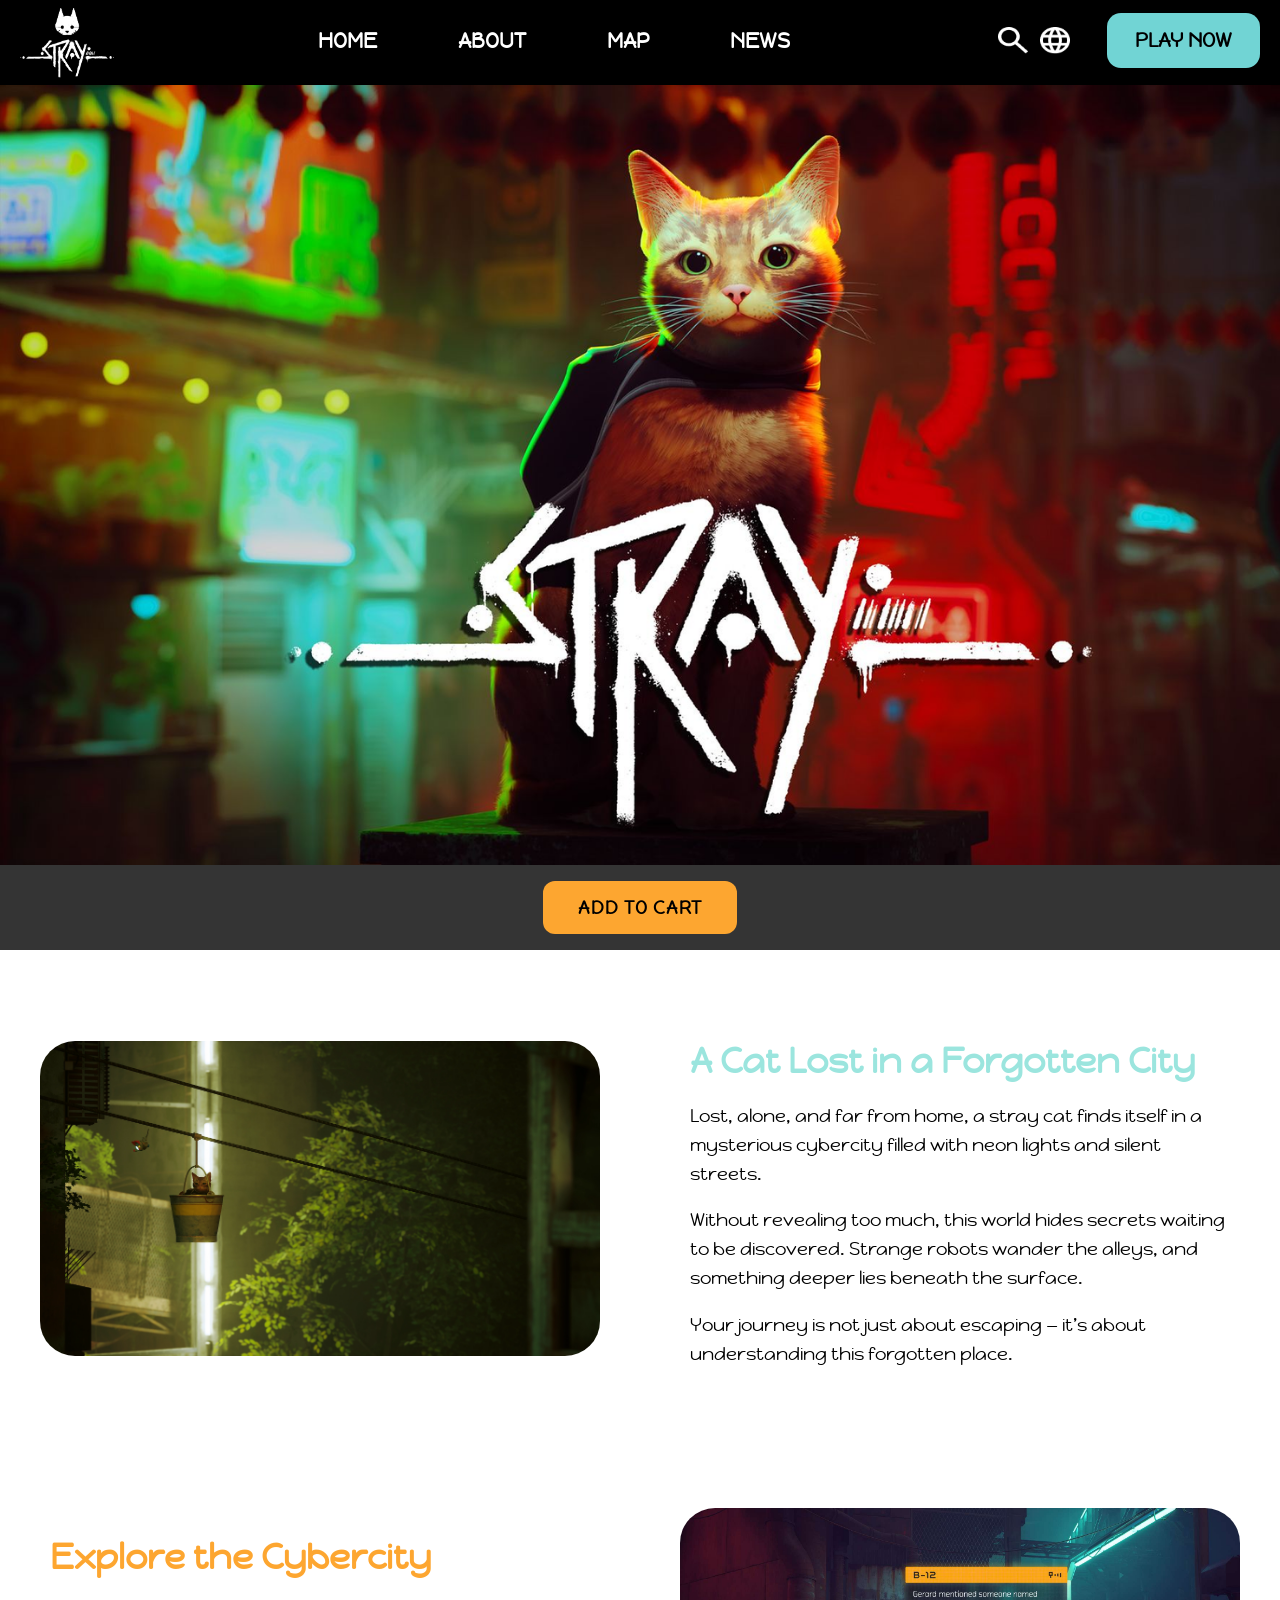
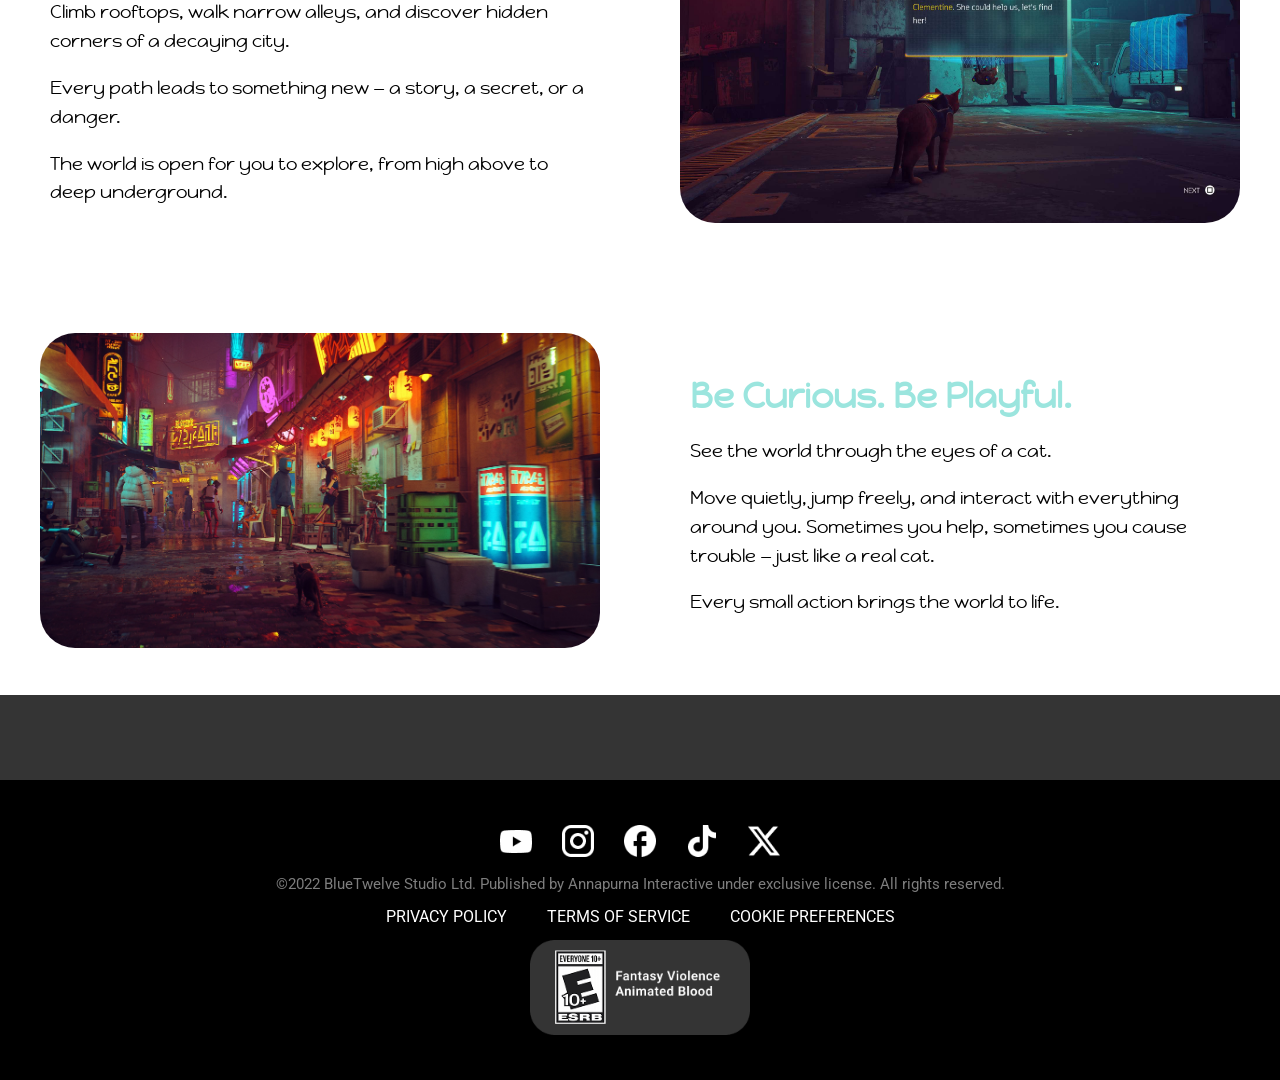
<file: index.html>
<!DOCTYPE html>
<html lang="en">
<head>
    <meta charset="UTF-8">
    <meta name="viewport" content="width=device-width, initial-scale=1.0">
    <title>STRAY!meow...</title>
    <link rel="stylesheet" href="css/styles.css">
</head>
<body>
    <div class="grid-container">
        <header>
            <a href="index.html" class="logo">
                <img src="images/logo.png" alt="Stray logo">
            </a>

            <nav>
                <ul>
                    <a href="index.html">
                        <li>HOME</li>
                    </a>
                    <a href="about.html">
                        <li>ABOUT</li>
                    </a>
                    <a href="map.html">
                        <li>MAP</li>
                    </a>
                    <a href="https://annapurnainteractive.com/news" target="_blank">
                        <li>NEWS</li>
                    </a>
                </ul>
            </nav>

            <div id="iconBtn">
                <img src="images/Search icon.png" alt="Search icon">
                <img src="images/Language icon.png" alt="Language icon">
            </div>

            <div id="heroBtn">
                PLAY NOW
            </div>
        </header>

        <section class="hero"></section>

        <!-- Add to Cart Button here -->
        <section class="cart-bar">
            <a id="cartBtn" href="https://store.steampowered.com/app/1332010/Stray/">ADD TO CART</a>
        </section>

        <!-- Main sections start here -->
        <section class="s1">
            <section class="image">
                <img src="images/image1.webp" alt="Setting">
            </section>
            <section class="text">
                <h2>A Cat Lost in a Forgotten City</h2>
                <p>
                    Lost, alone, and far from home, a stray cat finds itself in a mysterious cybercity filled with neon lights and silent streets.
                </p>
                <p>
                    Without revealing too much, this world hides secrets waiting to be discovered. Strange robots wander the alleys, and something deeper lies beneath the surface.
                </p>
                <p>
                    Your journey is not just about escaping — it’s about understanding this forgotten place.
                </p>
            </section>
        </section>
        <section class="s2">
            <section class="text2">
                <h2>Explore the Cybercity</h2>
                <p>
                    Climb rooftops, walk narrow alleys, and discover hidden corners of a decaying city.
                </p>
                <p>
                    Every path leads to something new — a story, a secret, or a danger.
                </p>
                <p>
                    The world is open for you to explore, from high above to deep underground.
                </p>
            </section>
            <section class="image">
                <img src="images/image2.jpg" alt="City alley">
            </section>
        </section>
        <section class="s3">
            <section class="image">
                <img src="images/image3.webp" alt="City alley">
            </section>
            <section class="text">
                <h2>Be Curious. Be Playful.</h2>
                <p>
                    See the world through the eyes of a cat.
                </p>
                <p>
                    Move quietly, jump freely, and interact with everything around you. Sometimes you help, sometimes you cause trouble — just like a real cat.
                </p>
                <p>
                    Every small action brings the world to life.
                </p>
            </section>
        </section>
        <!-- Main sections end here -->

        <section class="cart-bar"></section>

        <footer>
            <div class="social-icons">
                <a href="https://www.youtube.com/annapurnainteractive" target="_blank">
                    <img src="images/footer/Youtube.png" alt="YouTube icon">
                </a>

                <a href="https://www.instagram.com/annapurnainteractive/" target="_blank">
                    <img src="images/footer/ins.png" alt="Instagram icon">
                </a>

                <a href="https://www.facebook.com/AnnapurnaInteractive/" target="_blank">
                    <img src="images/footer/facebook.png" alt="Facebook icon">
                </a>

                <a href="https://www.tiktok.com/@annapurnainteractive" target="_blank">
                    <img src="images/footer/tiktok.png" alt="TikTok icon">
                </a>

                <a href="https://x.com/a_i" target="_blank">
                    <img src="images/footer/x.png" alt="X icon">
                </a>
            </div>

            <p class="copyright">
                ©2022 BlueTwelve Studio Ltd. Published by Annapurna Interactive under exclusive license. All rights reserved.
            </p>

            <div class="footer-links">
                <span>PRIVACY POLICY</span>
                <span>TERMS OF SERVICE</span>
                <span>COOKIE PREFERENCES</span>
            </div>

            <div class="rating-box">
                <img src="images/footer/ESRB.png" alt="ESRB rating">
            </div>
        </footer>

    </div>

</body>
</html>
</file>
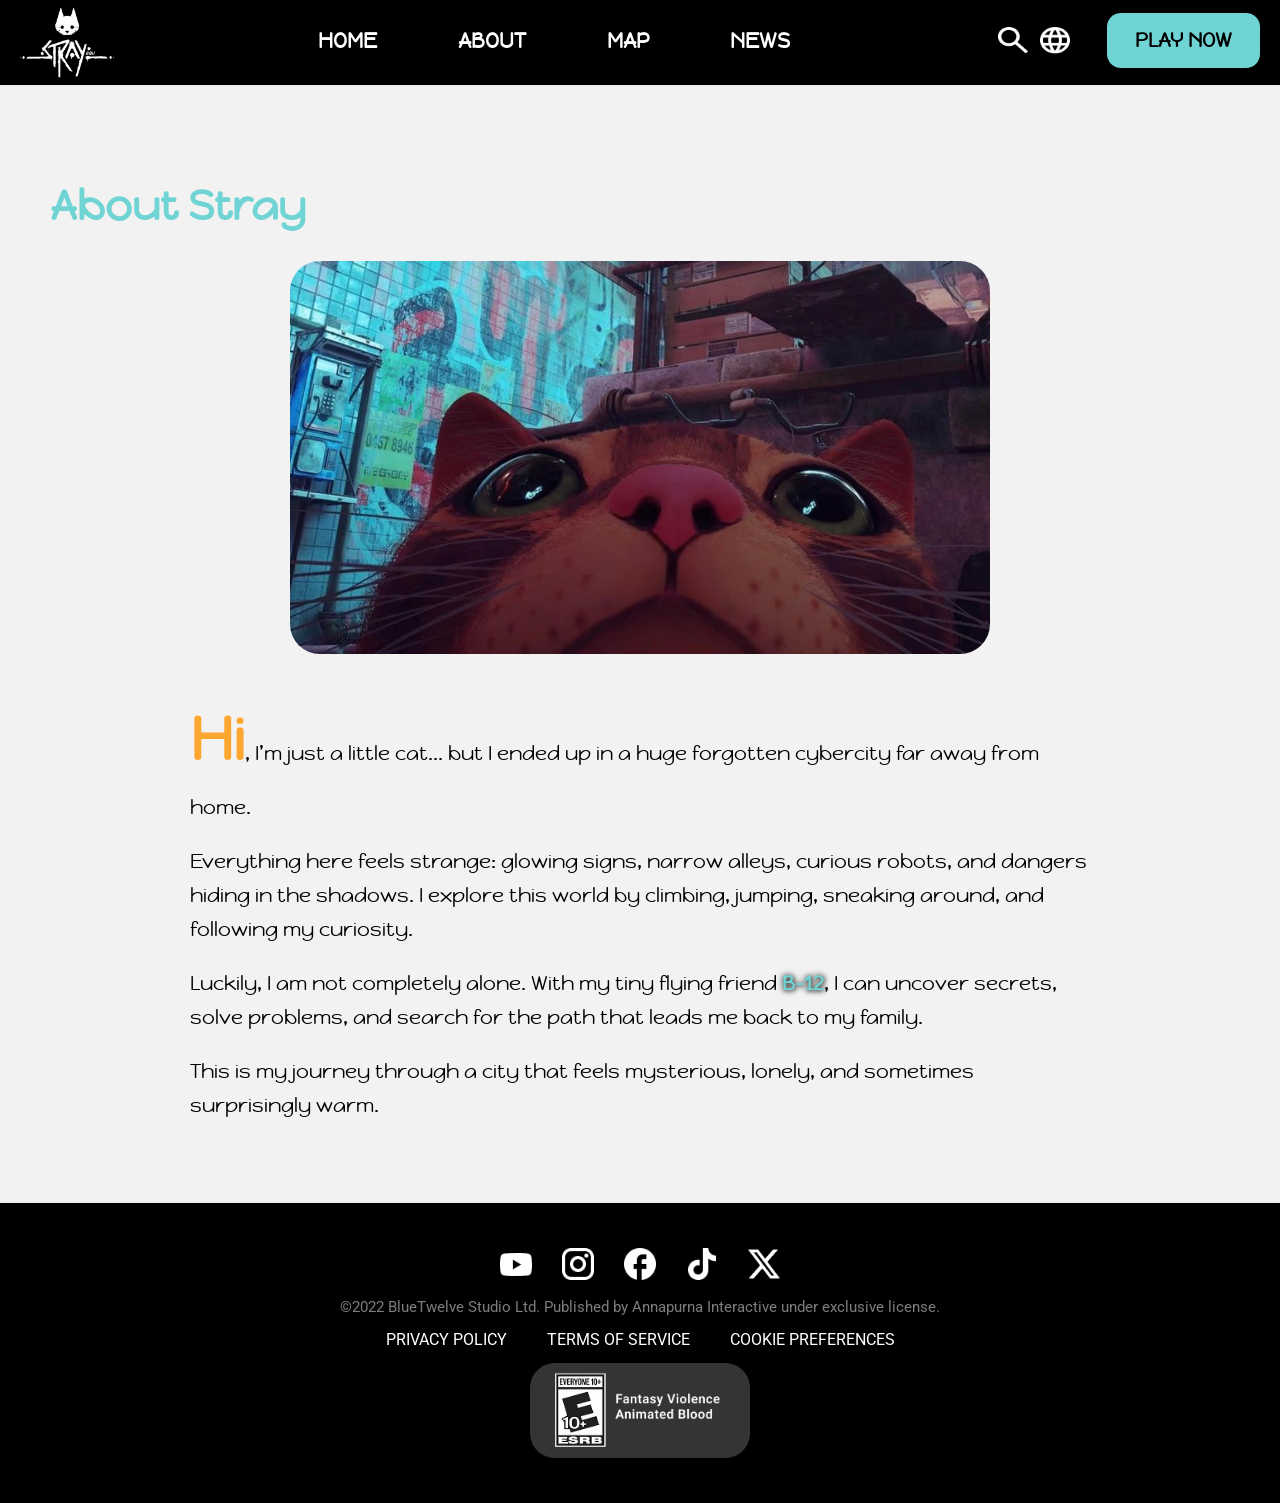
<file: about.html>
<!DOCTYPE html>
<html lang="en">
<head>
    <meta charset="UTF-8">
    <meta name="viewport" content="width=device-width, initial-scale=1.0">
    <title>About - STRAY</title>
    <link rel="stylesheet" href="css/styles.css">

    <style>
        .grid-container{
            min-height: 100vh;
            display: grid;
            grid-template-columns: 1fr;
            grid-template-rows: 85px auto 300px;
        }

        header, footer{
            grid-column: 1 / -1;
        }
        
        .about-main{
            background-color: #f2f2f2;
            padding: 60px 50px;
        }

        .about-main h1{
            font-family: "Happy Monkey", cursive;
            font-size: 42px;
            color: #71D4D4;
            margin-bottom: 30px;
        }

        .about-main img{
            width: 100%;
            max-width: 700px;
            border-radius: 30px;
            display: block;
            margin: 0 auto 35px auto;
        }

        .about-main p{
            font-family: "Happy Monkey", cursive;
            font-size: 20px;
            line-height: 1.7;
            max-width: 900px;
            margin: 0 auto 20px auto;
        }

        @media only screen and (max-width: 480px){
            .about-main{
                padding: 30px 20px;
            }

            .about-main h1{
                font-size: 28px;
            }

            .about-main p{
                font-size: 15px;
            }
        }
        @media only screen and (min-width: 481px) and (max-width: 960px){
            .about-main{
                padding: 40px 30px;
            }

            .about-main h1{
                font-size: 34px;
            }

            .about-main p{
                font-size: 18px;
            }
        }
    </style>
</head>
<body>
    <div class="grid-container">
        <header>
            <a href="index.html" class="logo">
                <img src="images/logo.png" alt="Stray logo">
            </a>

            <nav>
                <ul>
                    <a href="index.html">
                        <li>HOME</li>
                    </a>
                    <a href="about.html">
                        <li>ABOUT</li>
                    </a>
                    <a href="map.html">
                        <li>MAP</li>
                    </a>
                    <a href="https://annapurnainteractive.com/news" target="_blank">
                        <li>NEWS</li>
                    </a>
                </ul>
            </nav>

            <div id="iconBtn">
                <img src="images/Search icon.png" alt="Search icon">
                <img src="images/Language icon.png" alt="Language icon">
            </div>

            <div id="heroBtn">PLAY NOW</div>
        </header>

        <section class="about-main">
            <h1>About Stray</h1>

            <img src="images/meow.avif" alt="Stray cat city">

            <p>
                <span style="font-size: 3.0em; font-family:'Happy Monkey', cursive; font-weight: bold; color: #FDA630;">Hi</span>, I’m just a little cat... but I ended up in a huge forgotten cybercity far away from home.
            </p>

            <p>
                Everything here feels strange: glowing signs, narrow alleys, curious robots, and dangers hiding in the shadows. I explore this world by climbing, jumping, sneaking around, and following my curiosity.
            </p>

            <p>
                Luckily, I am not completely alone. With my tiny flying friend <span style="color: #71D4D4; font-weight: bold; text-shadow: 1px 1px 4px #444, 0 0 6px #222;">B-12</span>, I can uncover secrets, solve problems, and search for the path that leads me back to my family.
            </p>

            <p>
                This is my journey through a city that feels mysterious, lonely, and sometimes surprisingly warm.
            </p>
        </section>

        <footer>
            <div class="social-icons">
                <a href="https://www.youtube.com/annapurnainteractive" target="_blank">
                    <img src="images/footer/Youtube.png" alt="YouTube icon">
                </a>

                <a href="https://www.instagram.com/annapurnainteractive/" target="_blank">
                    <img src="images/footer/ins.png" alt="Instagram icon">
                </a>

                <a href="https://www.facebook.com/AnnapurnaInteractive/" target="_blank">
                    <img src="images/footer/facebook.png" alt="Facebook icon">
                </a>

                <a href="https://www.tiktok.com/@annapurnainteractive" target="_blank">
                    <img src="images/footer/tiktok.png" alt="TikTok icon">
                </a>

                <a href="https://x.com/a_i" target="_blank">
                    <img src="images/footer/x.png" alt="X icon">
                </a>
            </div>

            <p class="copyright">
                ©2022 BlueTwelve Studio Ltd. Published by Annapurna Interactive under exclusive license.
            </p>

            <div class="footer-links">
                <span>PRIVACY POLICY</span>
                <span>TERMS OF SERVICE</span>
                <span>COOKIE PREFERENCES</span>
            </div>

            <div class="rating-box">
                <img src="images/footer/ESRB.png" alt="ESRB rating">
            </div>
        </footer>
    </div>
</body>
</html>
</file>
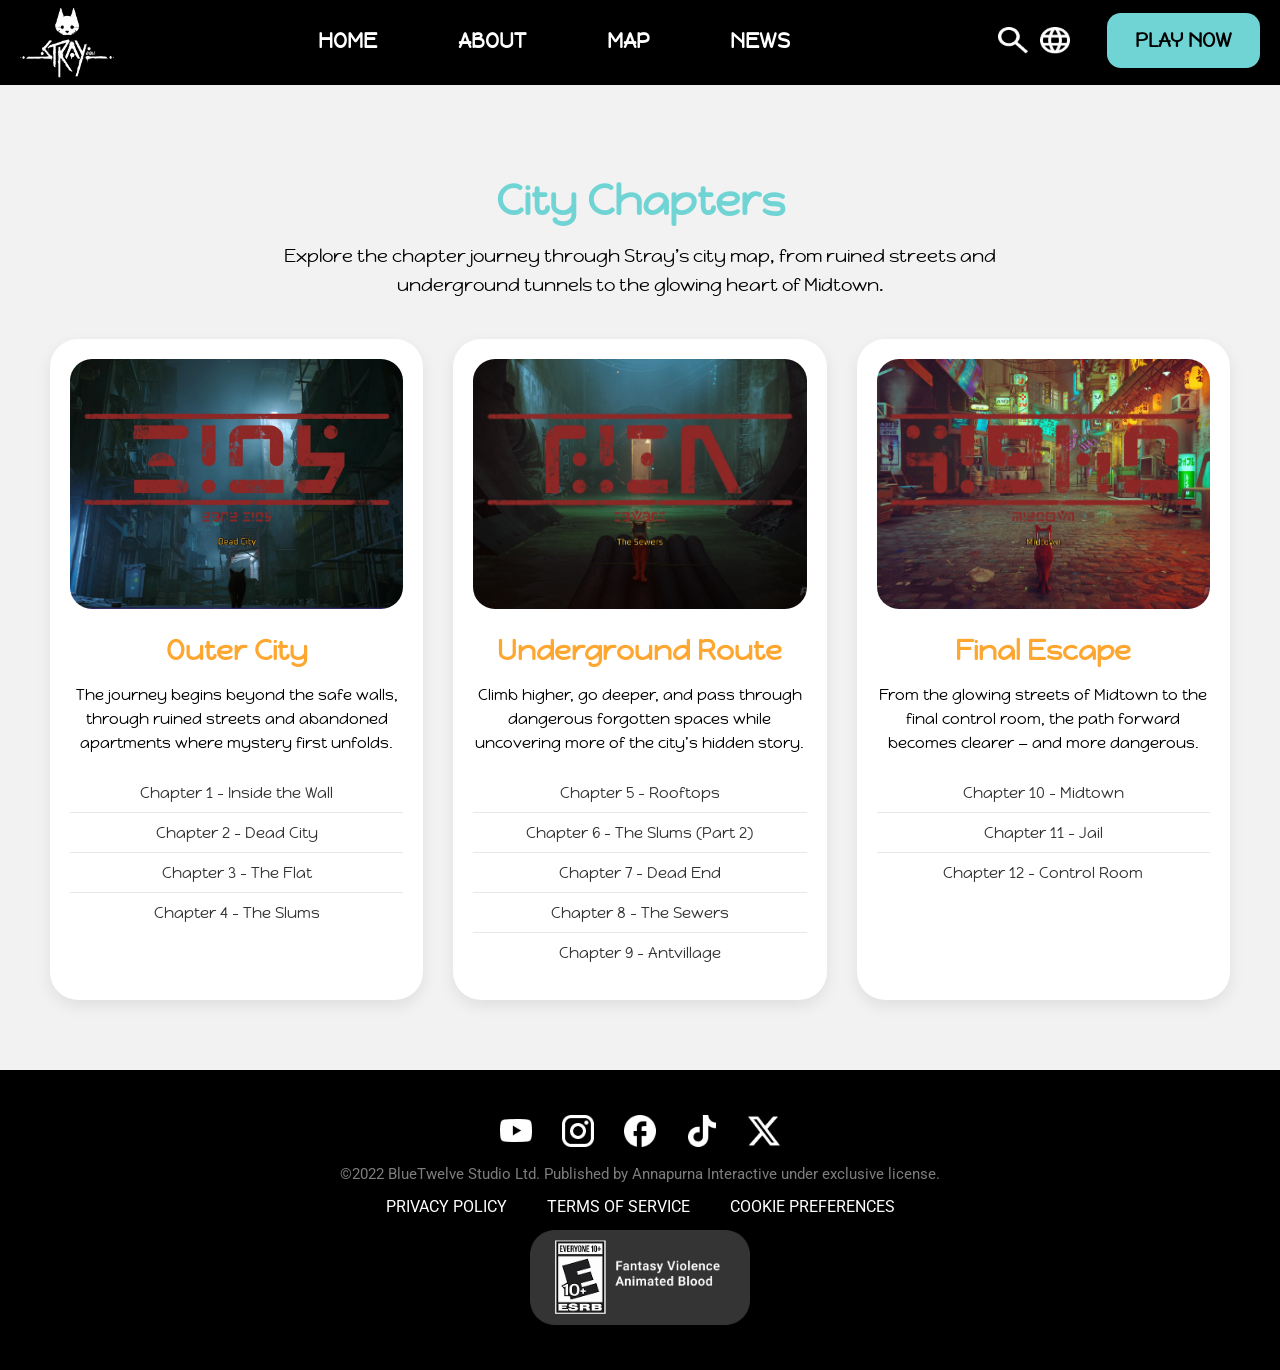
<file: map.html>
<!DOCTYPE html>
<html lang="en">
<head>
    <meta charset="UTF-8">
    <meta name="viewport" content="width=device-width, initial-scale=1.0">
    <title>More - STRAY</title>
    <link rel="stylesheet" href="css/styles.css">

    <style>
        .grid-container{
            min-height: 100vh;
            display: grid;
            grid-template-columns: 1fr;
            grid-template-rows: 85px auto 300px;
        }

        header, footer{
            grid-column: 1 / -1;
        }

        .more-main{
            background-color: #f2f2f2;
            padding: 55px 50px 70px 50px;
        }

        .more-intro{
            text-align: center;
            margin-bottom: 40px;
            font-family: "Happy Monkey", cursive;
        }

        .more-intro h1{
            font-size: 42px;
            color: #71D4D4;
            margin-bottom: 16px;
        }

        .more-intro p{
            font-size: 18px;
            color: black;
            line-height: 1.6;
            max-width: 800px;
            margin: 0 auto;
        }

        .map-grid{
            display: grid;
            grid-template-columns: 1fr 1fr 1fr;
            gap: 30px;
        }

        .card{
            background-color: white;
            border-radius: 28px;
            padding: 20px 20px 28px 20px;
            text-align: center;
            box-shadow: 0 6px 16px rgba(0,0,0,0.08);
        }

        .card img{
            width: 100%;
            height: 250px;
            object-fit: cover;
            border-radius: 22px;
            margin-bottom: 20px;
            display: block;
        }

        .card h2{
            font-family: "Happy Monkey", cursive;
            color: #FDA630;
            font-size: 28px;
            margin-bottom: 14px;
        }

        .card p{
            font-family: "Happy Monkey", cursive;
            font-size: 15px;
            line-height: 1.6;
            margin-bottom: 18px;
        }

        .chapter-list{
            list-style: none;
            padding: 0;
            margin: 0;
            font-family: "Happy Monkey", cursive;
            font-size: 15px;
            line-height: 1.8;
            color: #333333;
        }

        .chapter-list li{
            padding: 6px 0;
            border-bottom: 1px solid #e8e8e8;
        }

        .chapter-list li:last-child{
            border-bottom: none;
        }

        @media only screen and (min-width: 481px) and (max-width: 960px){
            .more-main{
                padding: 40px 28px 55px 28px;
            }

            .more-intro h1{
                font-size: 34px;
            }

            .more-intro p{
                font-size: 16px;
            }

            .map-grid{
                grid-template-columns: 1fr;
                gap: 24px;
            }

            .card img{
                height: 220px;
            }
        }

        @media only screen and (max-width: 480px){
            .more-main{
                padding: 30px 18px 45px 18px;
            }

            .more-intro h1{
                font-size: 28px;
            }

            .more-intro p{
                font-size: 14px;
            }

            .map-grid{
                grid-template-columns: 1fr;
                gap: 20px;
            }

            .card{
                padding: 16px 16px 22px 16px;
            }

            .card img{
                height: 180px;
                border-radius: 18px;
            }

            .card h2{
                font-size: 24px;
            }

            .card p{
                font-size: 14px;
            }

            .chapter-list{
                font-size: 14px;
            }
        }
    </style>
</head>
<body>
    <div class="grid-container">
        <header>
            <a href="index.html" class="logo">
                <img src="images/logo.png" alt="Stray logo">
            </a>

            <nav>
                <ul>
                    <a href="index.html">
                        <li>HOME</li>
                    </a>
                    <a href="about.html">
                        <li>ABOUT</li>
                    </a>
                    <a href="map.html">
                        <li>MAP</li>
                    </a>
                    <a href="https://annapurnainteractive.com/news" target="_blank">
                        <li>NEWS</li>
                    </a>
                </ul>
            </nav>

            <div id="iconBtn">
                <img src="images/Search icon.png" alt="Search icon">
                <img src="images/Language icon.png" alt="Language icon">
            </div>

            <div id="heroBtn">PLAY NOW</div>
        </header>

        <section class="more-main">
            <div class="more-intro">
                <h1>City Chapters</h1>
                <p>
                    Explore the chapter journey through Stray’s city map, from ruined streets and underground tunnels to the glowing heart of Midtown.
                </p>
            </div>

            <div class="map-grid">
                <div class="card">
                    <img src="images/more/02-DeadCity.webp" alt="Dead City">
                    <h2>Outer City</h2>
                    <p>
                        The journey begins beyond the safe walls, through ruined streets and abandoned apartments where mystery first unfolds.
                    </p>
                    <ul class="chapter-list">
                        <li>Chapter 1 - Inside the Wall</li>
                        <li>Chapter 2 - Dead City</li>
                        <li>Chapter 3 - The Flat</li>
                        <li>Chapter 4 - The Slums</li>
                    </ul>
                </div>

                <div class="card">
                    <img src="images/more/Sewers.jpg" alt="The Sewers">
                    <h2>Underground Route</h2>
                    <p>
                        Climb higher, go deeper, and pass through dangerous forgotten spaces while uncovering more of the city’s hidden story.
                    </p>
                    <ul class="chapter-list">
                        <li>Chapter 5 - Rooftops</li>
                        <li>Chapter 6 - The Slums (Part 2)</li>
                        <li>Chapter 7 - Dead End</li>
                        <li>Chapter 8 - The Sewers</li>
                        <li>Chapter 9 - Antvillage</li>
                    </ul>
                </div>

                <div class="card">
                    <img src="images/more/midtown.jpg" alt="Midtown">
                    <h2>Final Escape</h2>
                    <p>
                        From the glowing streets of Midtown to the final control room, the path forward becomes clearer — and more dangerous.
                    </p>
                    <ul class="chapter-list">
                        <li>Chapter 10 - Midtown</li>
                        <li>Chapter 11 - Jail</li>
                        <li>Chapter 12 - Control Room</li>
                    </ul>
                </div>
            </div>
        </section>

        <footer>
            <div class="social-icons">
                <a href="https://www.youtube.com/annapurnainteractive" target="_blank">
                    <img src="images/footer/Youtube.png" alt="YouTube icon">
                </a>

                <a href="https://www.instagram.com/annapurnainteractive/" target="_blank">
                    <img src="images/footer/ins.png" alt="Instagram icon">
                </a>

                <a href="https://www.facebook.com/AnnapurnaInteractive/" target="_blank">
                    <img src="images/footer/facebook.png" alt="Facebook icon">
                </a>

                <a href="https://www.tiktok.com/@annapurnainteractive" target="_blank">
                    <img src="images/footer/tiktok.png" alt="TikTok icon">
                </a>

                <a href="https://x.com/a_i" target="_blank">
                    <img src="images/footer/x.png" alt="X icon">
                </a>
            </div>

            <p class="copyright">
                ©2022 BlueTwelve Studio Ltd. Published by Annapurna Interactive under exclusive license.
            </p>

            <div class="footer-links">
                <span>PRIVACY POLICY</span>
                <span>TERMS OF SERVICE</span>
                <span>COOKIE PREFERENCES</span>
            </div>

            <div class="rating-box">
                <img src="images/footer/ESRB.png" alt="ESRB rating">
            </div>
        </footer>
    </div>
</body>
</html>
</file>
<file: css/styles.css>
@import url('https://fonts.googleapis.com/css2?family=Happy+Monkey&family=Roboto:ital,wght@0,100..900;1,100..900&display=swap');

/* *{
    border : solid 1px black;
} */

html, body{
    margin: 0;
    padding: 0;
}

.grid-container{
    min-height : 100vh;

    display : grid;
    grid-template-rows: 85px 780px 85px minmax(350px, auto) minmax(350px, auto) minmax(350px, auto) 85px 300px;
    grid-template-columns : 1fr;
}

header,.cart-bar,.s1,.s2,.s3,footer{
    grid-column: 1 / -1;
}

header{
    background-color: black;
    position: relative;
}

.logo{
    position: absolute;
    top: 8px;
    left: 20px;
}

.logo img{
    height: 70px;
    display: block;
}

nav{
    position: absolute;
    top: 20px;
    left: 300px;
}

nav ul{
    list-style: none;
    padding : 0px;
    margin : 0px;

    display : flex;
    gap : 45px;
}

nav ul a{
    display: inline-block;
    padding: 8px 18px;
    text-align: center;

    font-family: "Happy Monkey", cursive;
    font-weight: bold;
    color : white;
    text-decoration: none;
    font-size: 16pt;
    border-radius: 10px;
}

nav ul a:hover{
    background-color: #FDA630;
    color: black;
}

#iconBtn{
    position: absolute;
    top: 25px;
    right: 210px;
    display: flex;
    align-items: center;
    gap: 12px;

    padding: 0;
}

#iconBtn img{
    display: block;
    width: 30px;
    height: 30px;
    object-fit: contain;
    cursor : pointer;
}

#heroBtn{
    position: absolute;
    top: 13px;
    right: 20px;

    padding: 15px 28px;
    border-radius: 14px;
    background-color: #71D4D4;
    color: black;

    font-family: "Happy Monkey", cursive;
    font-size: 20px;
    font-weight: bold;
    text-align: center;
}

#heroBtn:hover{
    cursor : pointer;
    background : white;
    color :#FDA630; 
}

.cart-bar{
    display: flex;
    justify-content: center;
    align-items: center;
    background-color: #343434;
}

#cartBtn{
    padding: 15px 35px;
    border-radius: 12px;

    background-color: #FDA630;
    font-family: "Happy Monkey", cursive;
    font-size: 18px;
    font-weight: bold;
    letter-spacing: 1px;

    text-decoration: none;
    color: black;
}

#cartBtn:hover{
    cursor : pointer;
    background : white;
    color :#FDA630; 
}

.hero{
    background: url(../images/Stray-Header.webp) no-repeat;
    -webkit-background-size: cover;
    -moz-background-size: cover;
    -o-background-size: cover;
    background-size: cover;
}

/* Main starts here */
.s1,.s2,.s3{
    display : grid;
    grid-template-columns : 1fr 1fr;
}

.image, .text, .text2{
    min-height: 250px;
}

.image{
    display: flex;
    justify-content: center;
    align-items: center;
    padding: 40px;
}

.image img{
    width: 100%;
    max-width: 580px;
    border-radius: 35px;
    display: block;
}

.text, .text2{
    padding: 60px 50px;
    font-family: "Happy Monkey", cursive;
}

.text h2, .text2 h2{
    font-family: "Happy Monkey", cursive;
    font-size: 35px;
    font-weight: bold;
    margin-bottom: 20px;
}

.text h2{
    color: #9BE5DE;
}

.text2 h2{
    color: #FDA630;
}

.text p, .text2 p{
    font-size: 18px;
    line-height: 1.6;
    margin-bottom: 18px;
}
/* Main ends here */

/* Footer starts here */
footer{
    background-color: black;
    color: white;

    display: flex;
    flex-direction: column;
    justify-content: center;
    align-items: center;

    padding: 25px 20px;
    gap: 14px;
}

.social-icons{
    display: flex;
    justify-content: center;
    align-items: center;
    gap: 30px;
}

.social-icons img{
    width: 32px;
    height: 32px;
    object-fit: contain;
    cursor: pointer;
}

.copyright{
    margin: 0;
    text-align: center;
    font-size: 11pt;
    color: #7d7d7d;

    font-family: "Roboto", sans-serif;
}

.footer-links{
    display: flex;
    justify-content: center;
    align-items: center;
    gap: 40px;
}

.footer-links span{
    color: white;
    font-family: "Roboto", sans-serif;
    font-size: 12pt;
}

.rating-box img{
    width: 220px;
    height: auto;
    display: block;
}
/* Footer ends here */

/* small desktop */
@media only screen and (min-width: 961px) and (max-width: 1150px){

    nav{
        left: 180px;
    }

    nav ul{
        gap: 28px;
    }

    nav ul a{
        font-size: 14pt;
        padding: 8px 12px;
    }

    #iconBtn{
        right: 165px;
        gap: 8px;
    }

    #iconBtn img{
        width: 26px;
        height: 26px;
    }

    #heroBtn{
        right: 16px;
        padding: 14px 22px;
        font-size: 16px;
    }
}

/* tablet */
@media only screen and (min-width: 481px) and (max-width: 960px){

    .grid-container{
        grid-template-rows: 120px 420px 85px auto auto auto 70px 260px;
    }

    header{
        min-height: 120px;
    }

    .logo{
        top: 10px;
        left: 16px;
    }

    .logo img{
        height: 55px;
    }

    nav{
        display: block;
        position: absolute;
        top: 72px;
        left: 16px;
        right: 16px;
    }

    nav ul{
        gap: 12px;
        justify-content: flex-start;
        flex-wrap: wrap;
    }

    nav ul a{
        font-size: 12px;
        padding: 6px 12px;
        background-color: #1a1a1a;
        border-radius: 10px;
    }

    #iconBtn{
        top: 22px;
        right: 150px;
        gap: 10px;
    }

    #iconBtn img{
        width: 26px;
        height: 26px;
    }

    #heroBtn{
        top: 15px;
        right: 16px;
        padding: 12px 18px;
        font-size: 14px;
        border-radius: 12px;
    }

    .hero{
        background-position: center;
    }

    .cart-bar{
        padding: 14px 0;
    }

    #cartBtn{
        padding: 12px 28px;
        font-size: 16px;
        border-radius: 18px;
    }

    .s1, .s2, .s3{
        grid-template-columns: 1fr;
    }

    .s2 .image{
        order: 1;
    }

    .s2 .text2{
        order: 2;
    }

    .image{
        padding: 28px 32px 0px 32px;
    }

    .image img{
        max-width: 100%;
        border-radius: 30px;
    }

    .text, .text2{
        padding: 8px 36px 30px 36px;
    }

    .text h2, .text2 h2{
        font-size: 28px;
        margin-top: 6px;
        margin-bottom: 12px;
    }

    .text p, .text2 p{
        font-size: 16px;
        line-height: 1.6;
        margin-bottom: 14px;
    }

    footer{
        padding: 22px 18px;
        gap: 12px;
    }

    .social-icons{
        gap: 22px;
    }

    .social-icons img{
        width: 28px;
        height: 28px;
    }

    .copyright{
        font-size: 10pt;
        line-height: 1.4;
    }

    .footer-links{
        gap: 24px;
        flex-wrap: wrap;
    }

    .footer-links span{
        font-size: 11pt;
    }

    .rating-box img{
        width: 180px;
    }
}

/* mobile */
@media only screen and (max-width: 480px){

    .grid-container{
        grid-template-rows: 115px 250px 80px auto auto auto 60px 260px;
    }

    header{
        min-height: 115px;
    }

    .logo{
        top: 12px;
        left: 12px;
    }

    .logo img{
        height: 45px;
    }

    nav{
        display: block;
        position: absolute;
        top: 66px;
        left: 12px;
        right: 12px;
    }

    nav ul{
        gap: 8px;
        justify-content: flex-start;
        flex-wrap: wrap;
    }

    nav ul a{
        font-size: 10px;
        padding: 6px 10px;
        background-color: #1a1a1a;
        border-radius: 8px;
    }

    #iconBtn{
        top: 18px;
        right: 105px;
        gap: 8px;
    }

    #iconBtn img{
        width: 22px;
        height: 22px;
    }

    #heroBtn{
        top: 14px;
        right: 12px;
        padding: 10px 14px;
        font-size: 11px;
        border-radius: 10px;
    }

    .hero{
        background-position: center;
    }

    .cart-bar{
        padding: 12px 0;
    }

    #cartBtn{
        padding: 10px 24px;
        font-size: 14px;
        border-radius: 20px;
    }

    .s1, .s2, .s3{
        grid-template-columns: 1fr;
    }

    .image{
        padding: 20px 20px 0px 20px;
    }

    .image img{
        max-width: 100%;
        border-radius: 28px;
    }

    .s2 .image{
        order: 1;
    }

    .s2 .text2{
        order: 2;
    }

    .text, .text2{
        padding: 0px 22px 24px 22px;
    }

    .text h2, .text2 h2{
        font-size: 24px;
        margin-bottom: 12px;
    }

    .text p, .text2 p{
        font-size: 14px;
        line-height: 1.5;
        margin-bottom: 12px;
    }

    footer{
        padding: 20px 12px;
        gap: 10px;
    }

    .social-icons{
        gap: 16px;
    }

    .social-icons img{
        width: 24px;
        height: 24px;
    }

    .copyright{
        font-size: 8pt;
        line-height: 1.4;
    }

    .footer-links{
        flex-direction: column;
        gap: 8px;
    }

    .footer-links span{
        font-size: 10pt;
    }

    .rating-box img{
        width: 150px;
    }
}
</file>
